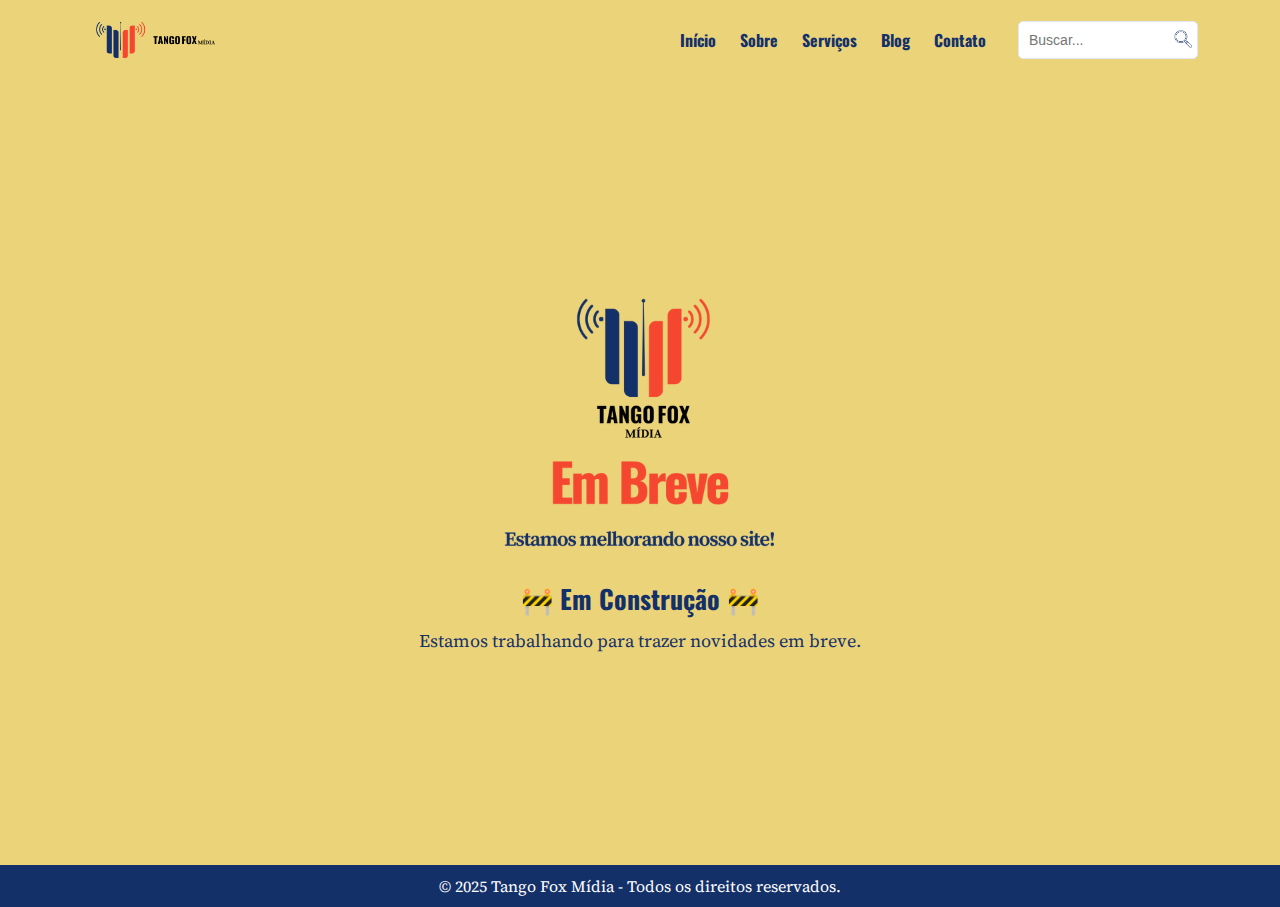
<file: em-construcao.html>
<!DOCTYPE html>
<html lang="pt-br">
<head>
    <meta charset="UTF-8">
    <meta name="viewport" content="width=device-width, initial-scale=1.0">
    <title>Em Construção - Tango Fox Mídia</title>
    <link rel="preconnect" href="https://fonts.googleapis.com">
    <link rel="stylesheet" href="https://fonts.googleapis.com/css2?family=Oswald:wght@400;700&family=Source+Serif+Pro:wght@400;700&display=swap">
    <link rel="stylesheet" href="css/style.css">
    <link rel="shortcut icon" href="img/favicon.ico" type="image/x-icon">
</head>
<body>

    <!-- Cabeçalho -->
    <header>
        <div class="container">
            <img src="img/logo-horizontal.png" alt="Tango Fox Mídia" class="logo">
            <div class="menu-container">
                <nav>
                    <ul>
                        <li><a href="index.html">Início</a></li>
                        <li><a href="em-construcao.html">Sobre</a></li>
                        <li><a href="em-construcao.html">Serviços</a></li>
                        <li><a href="em-construcao.html">Blog</a></li>
                        <li><a href="em-construcao.html">Contato</a></li>
                    </ul>
                </nav>
                <div class="search-box">
                    <input type="text" placeholder="Buscar...">
                    <button><img src="img/lupa.png" alt="Buscar"></button>
                </div>
            </div>
        </div>
    </header>

    <!-- Seção Em Construção -->
    <section class="construcao">
        <img src="img/em-construcao.png" alt="Página em Construção">
        <h1>🚧 Em Construção 🚧</h1>
        <p>Estamos trabalhando para trazer novidades em breve.</p>
    </section>

    <!-- Rodapé -->
    <footer>
        <p>&copy; 2025 Tango Fox Mídia - Todos os direitos reservados.</p>
    </footer>

</body>
</html>
</file>
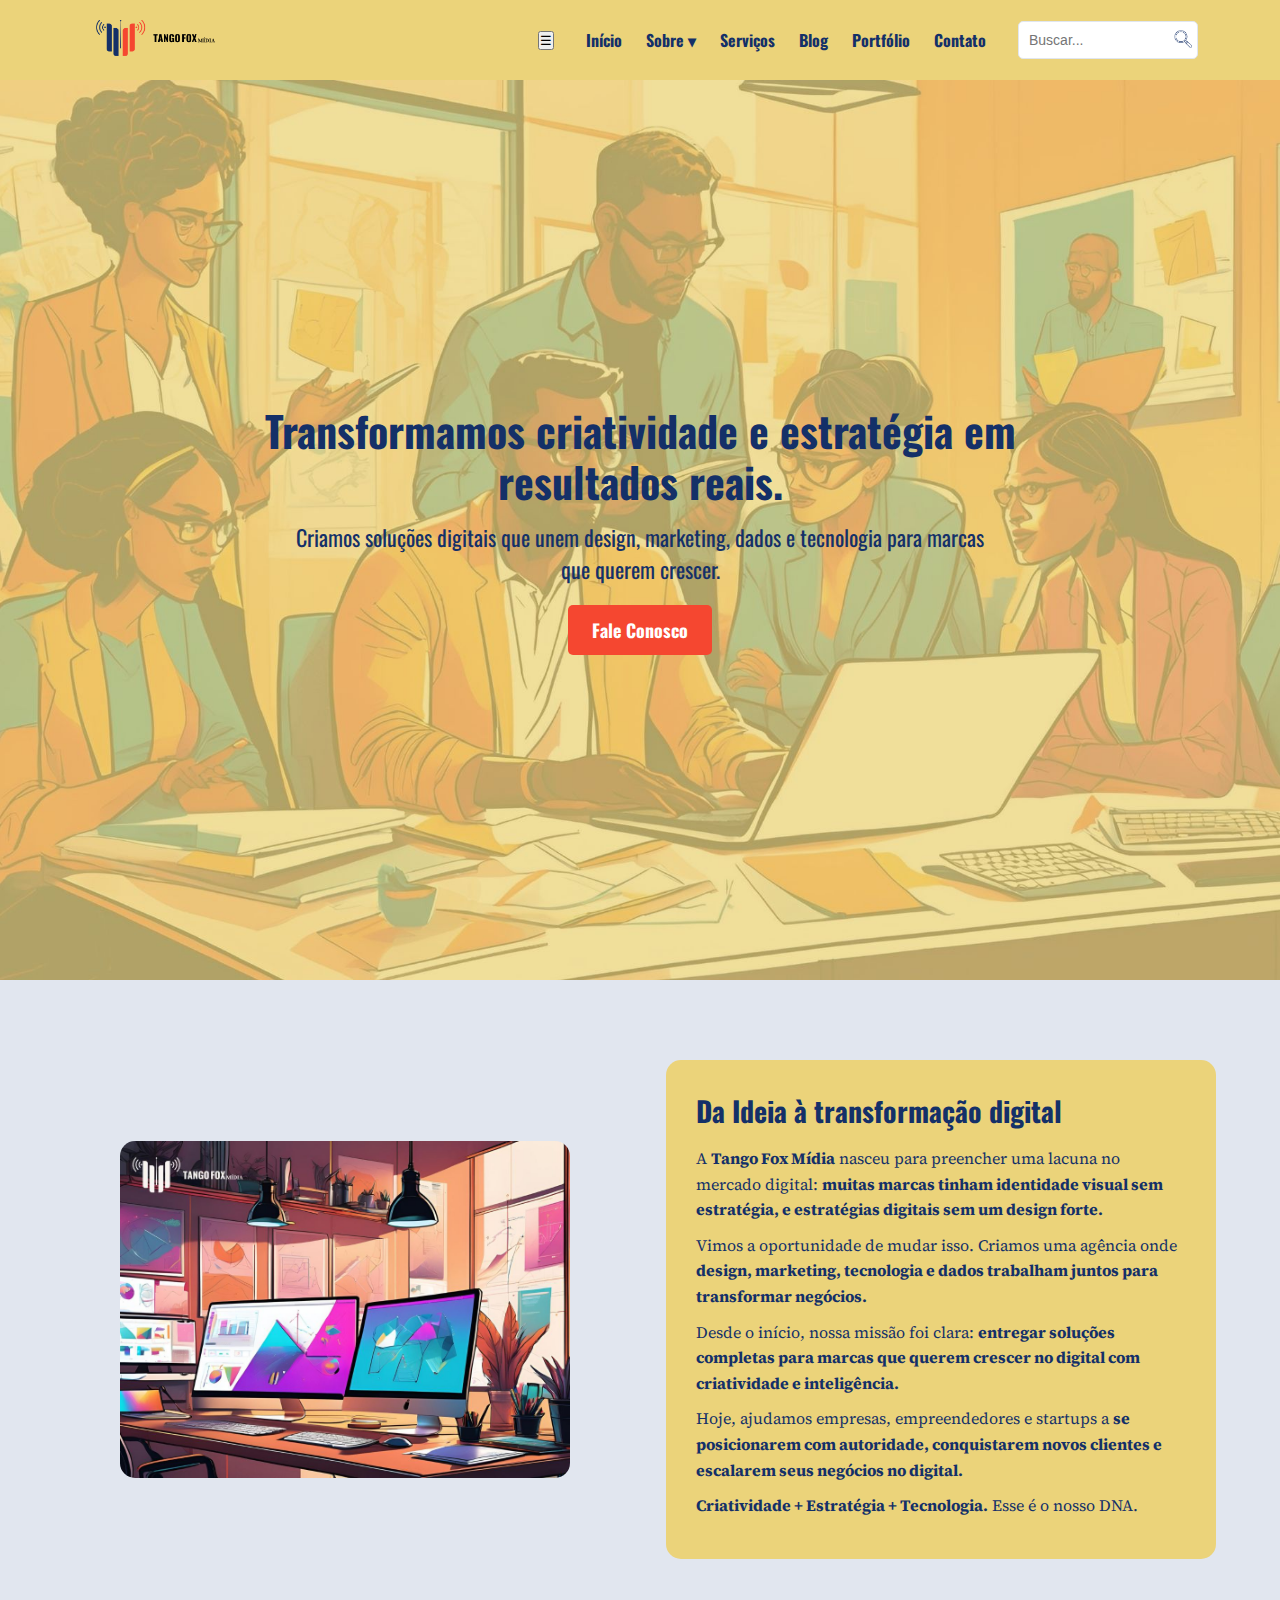
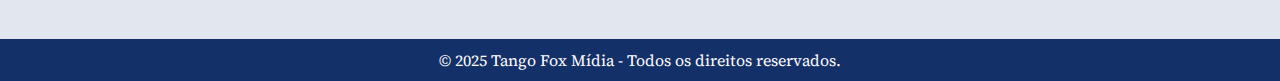
<file: sobre/quem-somos.html>
<!DOCTYPE html>
<html lang="pt-br">
<head>
    <meta charset="UTF-8">
    <meta name="viewport" content="width=device-width, initial-scale=1.0">
    <title>Quem Somos - Tango Fox Mídia</title>
    <link rel="preconnect" href="https://fonts.googleapis.com">
    <link rel="stylesheet" href="https://fonts.googleapis.com/css2?family=Oswald:wght@400;700&family=Source+Serif+Pro:wght@400;700&display=swap">
    <link rel="stylesheet" href="../css/style.css">
    <link rel="shortcut icon" href="../img/favicon.ico" type="image/x-icon">
</head>
<body>

    <!-- Cabeçalho -->
    <header>
        <div class="container">
            <a href="../index.html">
                <img src="../img/logo-horizontal.png" alt="Tango Fox Mídia" class="logo">
            </a>
            <div class="menu-container">
                <button id="menu-toggle">☰</button>
                <nav>
                    <ul>
                        <li><a href="../index.html">Início</a></li>
                        <li class="dropdown">
                            <a href="#">Sobre ▾</a>
                            <ul class="dropdown-content">
                                <li><a href="sobre/quem-somos.html">Quem somos</a></li>
                                <li><a href="sobre/em-construcao.html">Missão, visão e valores</a></li>
                                <li><a href="sobre/em-construcao.html">Nossa equipe</a></li>
                                <li><a href="sobre/em-construcao.html">Clientes e depoimentos</a></li>
                            </ul>
                        </li>
                        <li><a href="../em-construcao.html">Serviços</a></li>
                        <li><a href="../em-construcao.html">Blog</a></li>
                        <li><a href="../em-construcao.html">Portfólio</a></li>
                        <li><a href="../em-construcao.html">Contato</a></li>
                    </ul>
                </nav>
                <div class="search-box">
                    <input type="text" placeholder="Buscar...">
                    <button><img src="../img/lupa.png" alt="Buscar"></button>
                </div>
            </div>
        </div>
    </header>
    

    <!-- Seção Hero - Quem Somos -->
    <section class="hero-quem-somos">
        <div class="container">
            <h1>Transformamos criatividade e estratégia em resultados reais.</h1>
            <h2>Criamos soluções digitais que unem design, marketing, dados e tecnologia para marcas que querem crescer.</h2>
            <a href="https://wa.me/5511958655696" class="botao" target="_blank">Fale Conosco</a>
        </div>
    </section>

    <!-- Seção 2 - História -->
    <section class="secao-historia">
        <div class="container">
            <div class="historia-imagem">
                <img src="../img/historia.jpg" alt="História da Tango Fox Mídia">
            </div>
            <div class="historia-texto">
                <h2>Da Ideia à transformação digital</h2>
                <p>
                    A <strong>Tango Fox Mídia</strong> nasceu para preencher uma lacuna no mercado digital: <strong>muitas marcas tinham identidade visual sem estratégia, e estratégias digitais sem um design forte.</strong>
                </p>
                <p>
                    Vimos a oportunidade de mudar isso. Criamos uma agência onde <strong>design, marketing, tecnologia e dados trabalham juntos para transformar negócios.</strong>
                </p>
                <p>
                    Desde o início, nossa missão foi clara: <strong>entregar soluções completas para marcas que querem crescer no digital com criatividade e inteligência.</strong>
                </p>
                <p>
                    Hoje, ajudamos empresas, empreendedores e startups a <strong>se posicionarem com autoridade, conquistarem novos clientes e escalarem seus negócios no digital.</strong>
                </p>
                <p>
                    <strong>Criatividade + Estratégia + Tecnologia.</strong> Esse é o nosso DNA.
                </p>
            </div>
        </div>
    </section>

    <!-- Rodapé -->
    <footer>
        <p>&copy; 2025 Tango Fox Mídia - Todos os direitos reservados.</p>
    </footer>

    <script>
        document.getElementById("menu-toggle").addEventListener("click", function() {
        document.querySelector(".menu-container nav").classList.toggle("ativo");
    });
    </script>
    
    

</body>
</html>
</file>
<file: css/style.css>
/* 🔹 Reset básico */
* {
    margin: 0;
    padding: 0;
    box-sizing: border-box;
}

/* 🔹 Definição das fontes do site */
body {
    font-family: 'Source Serif Pro', serif;
    background-color: #f9f6f1;
    color: #020202;
}

/* 🔹 Fonte para títulos, botões e menu */
h1, h2, h3, nav ul li a, .botao {
    font-family: 'Oswald', sans-serif;
    font-weight: 700;
}

/* 🔹 Cabeçalho compacto e alinhado */
header {
    background-color: #ebd37a;
    color: #143068;
    padding: 0 20px;
    height: 80px;
    display: flex;
    align-items: center;
}

/* 🔹 Container do cabeçalho */
.container {
    width: 90%;
    max-width: 1200px;
    margin: 0 auto;
    display: flex;
    align-items: center;
    justify-content: space-between;
}

/* 🔹 Logo horizontal maior */
.logo {
    width: auto;
    height: 70px;
    max-height: 100%;
}

/* 🔹 Container do menu e busca */
.menu-container {
    display: flex;
    align-items: center;
    gap: 20px;
}

/* 🔹 Menu de navegação */
nav ul {
    list-style: none;
    padding: 0;
    margin: 0;
    display: flex;
}

nav ul li {
    margin: 0 12px;
}

nav ul li a {
    color: #143068;
    text-decoration: none;
    font-size: 16px;
    font-weight: bold;
}

nav ul li a:hover {
    color: #f54730;
}

/* 🔹 Caixa de busca */
.search-box {
    display: flex;
    align-items: center;
    background: white;
    padding: 5px;
    border-radius: 5px;
    border: 1px solid #e1e6ef;
}

.search-box input {
    border: none;
    outline: none;
    padding: 5px;
    font-size: 14px;
    width: 150px;
    background: transparent;
}

.search-box button {
    border: none;
    background: transparent;
    cursor: pointer;
}

.search-box button img {
    width: 18px;
    height: 18px;
}

/* 🔹 Estilos do submenu dropdown */
nav ul li.dropdown {
    position: relative;
}

nav ul li .dropdown-content {
    display: none;
    position: absolute;
    background-color: #ffffff;
    min-width: 200px;
    box-shadow: 0px 4px 8px rgba(0,0,0,0.1);
    border-radius: 5px;
    top: 100%;
    left: 0;
    z-index: 100;
}

nav ul li .dropdown-content li {
    margin: 0;
    padding: 10px;
}

nav ul li .dropdown-content li a {
    color: #143068;
    display: block;
    text-decoration: none;
    font-size: 15px;
    font-weight: 400;
    transition: color 0.2s;
}

nav ul li .dropdown-content li a:hover {
    color: #f54730;
}

nav ul li.dropdown:hover .dropdown-content {
    display: block;
}

/* 🔹 Seção Principal (Hero) */
.hero {
    background-color: #ebd37a;
    padding: 80px 0;
    display: flex;
    align-items: center;
    justify-content: center;
}

/* 🔹 Container flexível para organizar os elementos */
.hero .container {
    width: 90%;
    max-width: 1200px;
    display: flex;
    align-items: center;
    justify-content: space-between;
}

/* 🔹 Texto alinhado à esquerda */
.hero-text {
    flex: 1;
    color: #143068;
    text-align: left;
    max-width: 50%;
}

.hero-text h1 {
    font-size: 42px;
}

.hero-text p {
    font-size: 20px;
    margin-top: 10px;
}

/* 🔹 GIF animado maior e ajustável */
.hero-image {
    flex: 1;
    display: flex;
    justify-content: right;
}

.hero-image img {
    width: 100%;
    max-width: 800px;
    height: auto;
}

/* 🔹 Seção de Captura de E-mails (Flutuante) */
.newsletter {
    position: relative;
    display: flex;
    justify-content: center;
    margin-top: -50px; /* Pequena sobreposição */
    z-index: 10;
}

.newsletter-box {
    background-color: white;
    padding: 30px;
    width: 70%;
    max-width: 900px;
    text-align: center;
    border-radius: 10px;
    box-shadow: 0px 4px 10px rgba(0, 0, 0, 0.1);
}

/* 🔹 Subtítulo */
.newsletter .subtitulo {
    font-size: 14px;
    color: #777;
    text-transform: uppercase;
    letter-spacing: 1px;
    margin-bottom: 5px;
}

/* 🔹 Título */
.newsletter h2 {
    font-size: 22px;
    color: #143068;
    font-weight: bold;
    margin-bottom: 15px;
}

/* 🔹 Formulário */
.newsletter form {
    display: flex;
    justify-content: center;
    align-items: center;
}

/* 🔹 Campo de e-mail */
.input-group {
    display: flex;
    width: 100%;
    max-width: 500px;
    background-color: #f9f9f9;
    border-radius: 5px;
    overflow: hidden;
    border: 1px solid #ddd;
}

.input-group input {
    flex: 1;
    padding: 12px;
    font-size: 16px;
    font-family: 'Source Serif Pro', serif;
    border: none;
    outline: none;
    background: transparent;
    color: #143068;
    padding-left: 10px
}

/* 🔹 Botão */
.input-group button {
    padding: 12px 16px;
    font-size: 16px;
    font-weight: bold;
    font-family: 'Oswald', sans-serif; 
    color: white;
    background-color: #f54730;
    border: none;
    cursor: pointer;
    transition: background 0.3s;
}

.input-group button:hover {
    background-color: #d13a27;
}

/* 🔹 Estilo do Pop-up */
.popup {
    display: none;
    position: fixed;
    top: 0;
    left: 0;
    width: 100%;
    height: 100%;
    background-color: rgba(0, 0, 0, 0.5);
    justify-content: center;
    align-items: center;
    z-index: 1000;
}

.popup-content {
    background-color: white;
    padding: 20px;
    border-radius: 10px;
    text-align: center;
    width: 80%;
    max-width: 400px;
    box-shadow: 0px 4px 10px rgba(0, 0, 0, 0.1);
}

.popup h2 {
    color: #143068;
}

.popup p {
    color: #333;
    font-size: 16px;
    margin-top: 10px;
}

/* 🔹 Botão de Fechar */
.close {
    position: absolute;
    right: 15px;
    top: 10px;
    font-size: 24px;
    cursor: pointer;
    color: #f54730;
}

/* 🔹 Seção Sobre */
.sobre {
    background-color: #f9f6f1;
    padding: 60px 0 80px   ;
    display: flex;
    align-items: center;
    justify-content: center;
}

.sobre .container {
    width: 90%;
    max-width: 1200px;
    display: flex;
    align-items: center;
    justify-content: space-between;
}

/* 🔹 Estilizando a imagem */
.sobre-imagem {
    flex: 1;
    display: flex;
    justify-content: center;
    align-items: center;
}

.sobre-imagem img {
    width: 90%;
    max-width: 350px;
    height: auto;
    border-radius: 10px;
}

/* 🔹 Estilizando o texto */
.sobre-texto {
    flex: 1;
    color: #143068;
    text-align: left;
    max-width: 50%;
    padding-left: 20px;
}

.sobre-texto h2 {
    font-size: 36px;
    font-family: 'Oswald', sans-serif;
    margin-bottom: 20px;
}

.sobre-texto p {
    font-size: 18px;
    line-height: 1.6;
}

/* 🔹 Botão "Fale Conosco" */
.botao {
    display: inline-block;
    margin-top: 20px;
    padding: 12px 24px;
    background-color: #f54730; /* Vermelho vibrante */
    color: white;
    text-decoration: none;
    font-size: 18px;
    font-weight: bold;
    font-family: 'Oswald', sans-serif;
    border-radius: 5px;
    transition: background 0.3s ease-in-out;
}

.botao:hover {
    background-color: #d13a27; /* Tom mais escuro no hover */
}

/* 🔹 Seção "Serviços" */
.servicos {
    background-color: #e1e6ef; /* Azul claro */
    padding: 80px 0; 
    text-align: center;
}

/* 🔹 Título e Subtítulo Centralizados */
.titulo-servicos {
    width: 100%;
    text-align: center;
    margin-bottom: 40px; /* Espaço entre título e grid */
}

.titulo-servicos h2 {
    font-size: 36px;
    font-family: 'Oswald', sans-serif;
    color: #143068;
    margin-bottom: 10px;
}

.titulo-servicos p {
    font-size: 18px;
    color: #020202;
}

/* 🔹 Grid dos serviços */
.servicos-grid {
    display: grid;
    grid-template-columns: repeat(2, 1fr);
    gap: 30px;
    max-width: 1000px;
    margin: 0 auto;
}

/* 🔹 Cada item de serviço */
.servico-item {
    background-color: white;
    padding: 20px;
    border-radius: 10px;
    text-align: center;
    box-shadow: 0px 4px 10px rgba(0, 0, 0, 0.1);
    transition: transform 0.3s ease-in-out;
    width: calc(25% - 20px); /* 4 serviços por linha */
    min-width: 250px;
}

/* 🔹 Imagens dos serviços */
.servico-item img {
    width: 100%;
    height: 150px;
    object-fit: cover;
    border-radius: 10px;
    margin-bottom: 15px;
}

/* 🔹 Título do serviço */
.servico-item h3 {
    font-size: 22px;
    font-family: 'Oswald', sans-serif;
    color: #143068;
    margin-bottom: 10px;
}

/* 🔹 Texto do serviço */
.servico-item p {
    font-size: 16px;
    color: #333;
}

/* 🔹 Efeito ao passar o mouse */
.servico-item:hover {
    transform: scale(1.05);
}

/* 🔹 Página "Em Construção" */
.construcao {
    background-color: #ebd37a; /* Fundo dourado */
    color: #143068;
    text-align: center;
    min-height: calc(100vh - 115px); /* Ocupa toda a tela sem cobrir o cabeçalho e rodapé */
    display: flex;
    flex-direction: column;
    justify-content: center;
    align-items: center;
}

/* 🔹 Ajuste da imagem */
.construcao img {
    width: 100%;
    max-width: 400px; /* Menor, mais compacta */
    margin-bottom: 20px;
}

/* 🔹 Título */
.construcao h1 {
    font-size: 26px;
    font-family: 'Oswald', sans-serif;
    font-weight: bold;
    margin-bottom: 10px;
}

/* 🔹 Texto */
.construcao p {
    font-size: 18px;
    font-family: 'Source Serif Pro', serif;
}

/* 🔹 Rodapé */
footer {
    margin-top: 0px;
    padding: 10px;
    background-color: #143068;
    color: white;
    text-align: center;
}

/* 🔹 Hero - Quem Somos */
.hero-quem-somos {
    background: url("../img/banner-quem-somos.jpg") no-repeat center center/cover;
    height: 100vh;
    display: flex;
    align-items: center;
    justify-content: center;
    text-align: center;
    color: #143068;
    padding: 20px;
}

/* 🔹 Container interno */
.hero-quem-somos .container {
    max-width: 800px;
    width: 90%;
    display: flex;
    flex-direction: column;
    align-items: center;
}

/* 🔹 Título principal (H1) */
.hero-quem-somos h1 {
    font-size: 42px;
    font-weight: bold;
    line-height: 1.2;
}

/* 🔹 Subtítulo (H2) */
.hero-quem-somos h2 {
    font-size: 22px;
    font-weight: 400;
    margin-top: 15px;
    max-width: 700px;
}

/* 🔹 Botão CTA */
.hero-quem-somos .botao {
    margin-top: 20px;
    padding: 12px 24px;
    font-size: 18px;
    font-weight: bold;
    font-family: 'Oswald', sans-serif;
    color: white;
    background-color: #f54730;
    border-radius: 5px;
    text-decoration: none;
    transition: background 0.3s ease-in-out;
}

.hero-quem-somos .botao:hover {
    background-color: #d13a27;
}

/* 🔹 Seção História - Quem Somos */
.secao-historia {
    background-color: #e1e6ef;
    padding: 80px 0;
}

.secao-historia .container {
    display: flex;
    align-items: center;
    justify-content: center;
    width: 90%;
    max-width: 1200px;
    margin: 0 auto;
    gap: 40px;
}

/* 🔹 Imagem da esquerda */
.historia-imagem {
    flex: 1;
    display: flex;
    justify-content: center;
    align-items: center
}

.historia-imagem img {
    width: 100%;
    max-width: 450px;
    border-radius: 15px;
}

/* 🔹 Texto da direita */
.historia-texto {
    flex: 1;
    background-color: #ebd37a;
    padding: 30px;
    border-radius: 15px;
    max-width: 550px;
}

.historia-texto h2 {
    font-size: 28px;
    font-weight: bold;
    color: #143068;
    margin-bottom: 15px;
}

.historia-texto p {
    font-size: 16px;
    line-height: 1.6;
    color: #143068;
    margin-bottom: 10px;
}

/* Esconder menu normal no mobile */
@media (max-width: 768px) {
    .menu-container nav {
        display: none;
    }

    /* Botão do menu hambúrguer */
    #menu-toggle {
        display: block;
        font-size: 24px;
        background: none;
        border: none;
        cursor: pointer;
    }

    /* Menu hamburguer visível quando ativado */
    .menu-container nav.ativo {
        display: block;
        position: absolute;
        top: 60px;
        left: 0;
        width: 100%;
        background-color: rgba(0, 0, 0, 0.9);
        text-align: center;
        padding: 10px 0;
    }

    .menu-container nav ul {
        flex-direction: column;
    }

    .menu-container nav ul li {
        margin: 10px 0;
    }

    .menu-container nav ul li a {
        color: white;
        font-size: 18px;
        display: block;
        padding: 10px;
    }
}
/* 🔹 Responsividade para dispositivos móveis */
@media (max-width: 768px) {
    
    /* 🔹 Cabeçalho e Menu */
    .menu-container nav {
        display: none;
        flex-direction: column;
        position: absolute;
        top: 80px;
        left: 0;
        width: 100%;
        background: rgba(0, 0, 0, 0.9);
        text-align: center;
        padding: 10px 0;
        z-index: 100;
    }

    #menu-toggle {
        display: block;
        font-size: 28px;
        background: none;
        border: none;
        cursor: pointer;
        color: #143068;
    }

    .menu-container nav.ativo {
        display: flex;
    }

    .menu-container nav ul {
        flex-direction: column;
        width: 100%;
    }

    .menu-container nav ul li {
        margin: 10px 0;
    }

    .menu-container nav ul li a {
        color: white;
        font-size: 18px;
        display: block;
        padding: 10px;
    }

    /* 🔹 Hero - Quem Somos */
    .hero-quem-somos {
        height: auto;
        padding: 60px 20px;
        text-align: center;
    }

    .hero-quem-somos h1 {
        font-size: 28px;
    }

    .hero-quem-somos h2 {
        font-size: 18px;
    }

    .hero-quem-somos .botao {
        width: 100%;
    }

    /* 🔹 Seção História */
    .secao-historia .container {
        flex-direction: column;
        text-align: center;
    }

    .historia-imagem img {
        width: 100%;
        max-width: 350px;
    }

    .historia-texto {
        padding: 20px;
    }

    .historia-texto h2 {
        font-size: 24px;
    }

    .historia-texto p {
        font-size: 16px;
        line-height: 1.6;
    }

    /* 🔹 Seção Sobre */
    .sobre .container {
        flex-direction: column;
        text-align: center;
    }

    .sobre-imagem img {
        width: 100%;
        max-width: 300px;
    }

    .sobre-texto {
        max-width: 100%;
        padding: 0;
    }

    /* 🔹 Seção Serviços */
    .servicos-grid {
        display: flex;
        flex-direction: column;
        gap: 20px;
    }

    .servico-item {
        width: 90%;
        min-width: 250px;
        margin: 0 auto;
    }

    /* 🔹 Botões maiores */
    .botao {
        width: 100%;
        text-align: center;
        padding: 14px;
        font-size: 18px;
    }

    /* 🔹 Rodapé */
    footer {
        font-size: 14px;
    }
}
</file>
